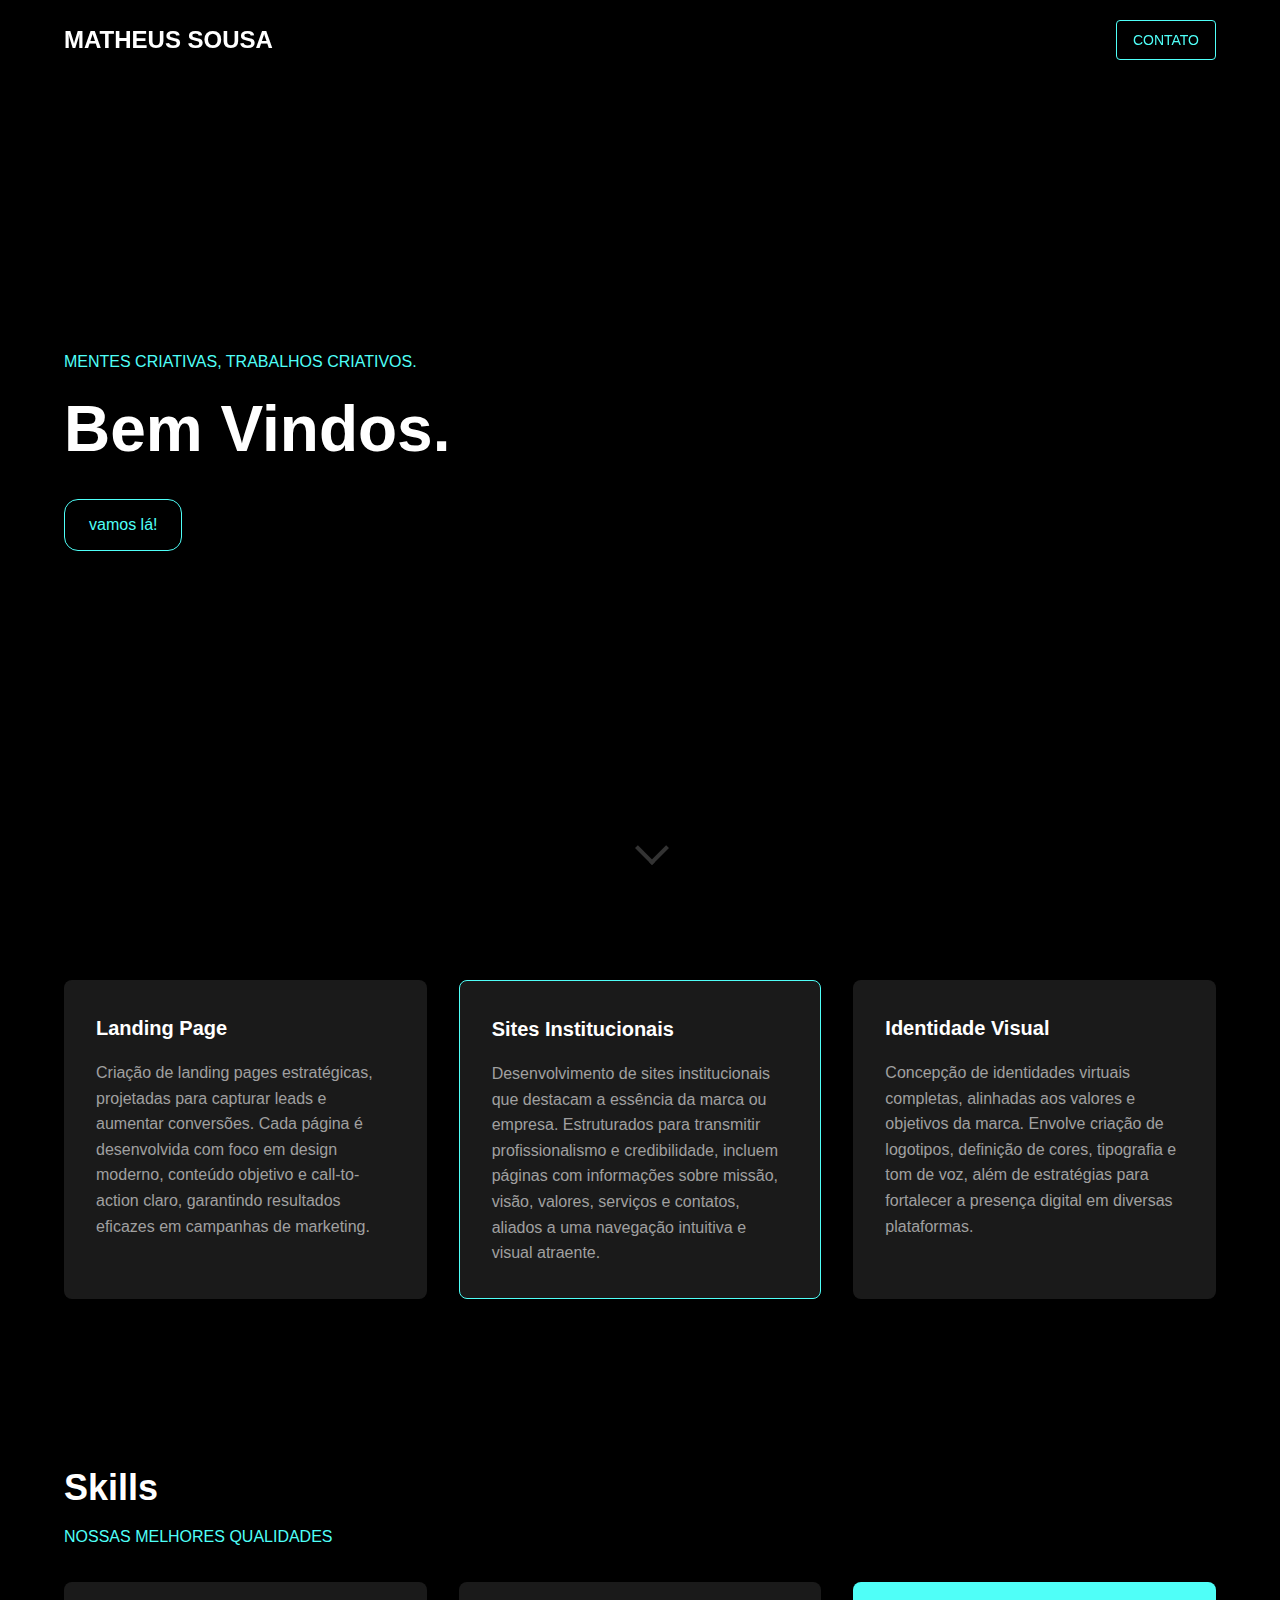
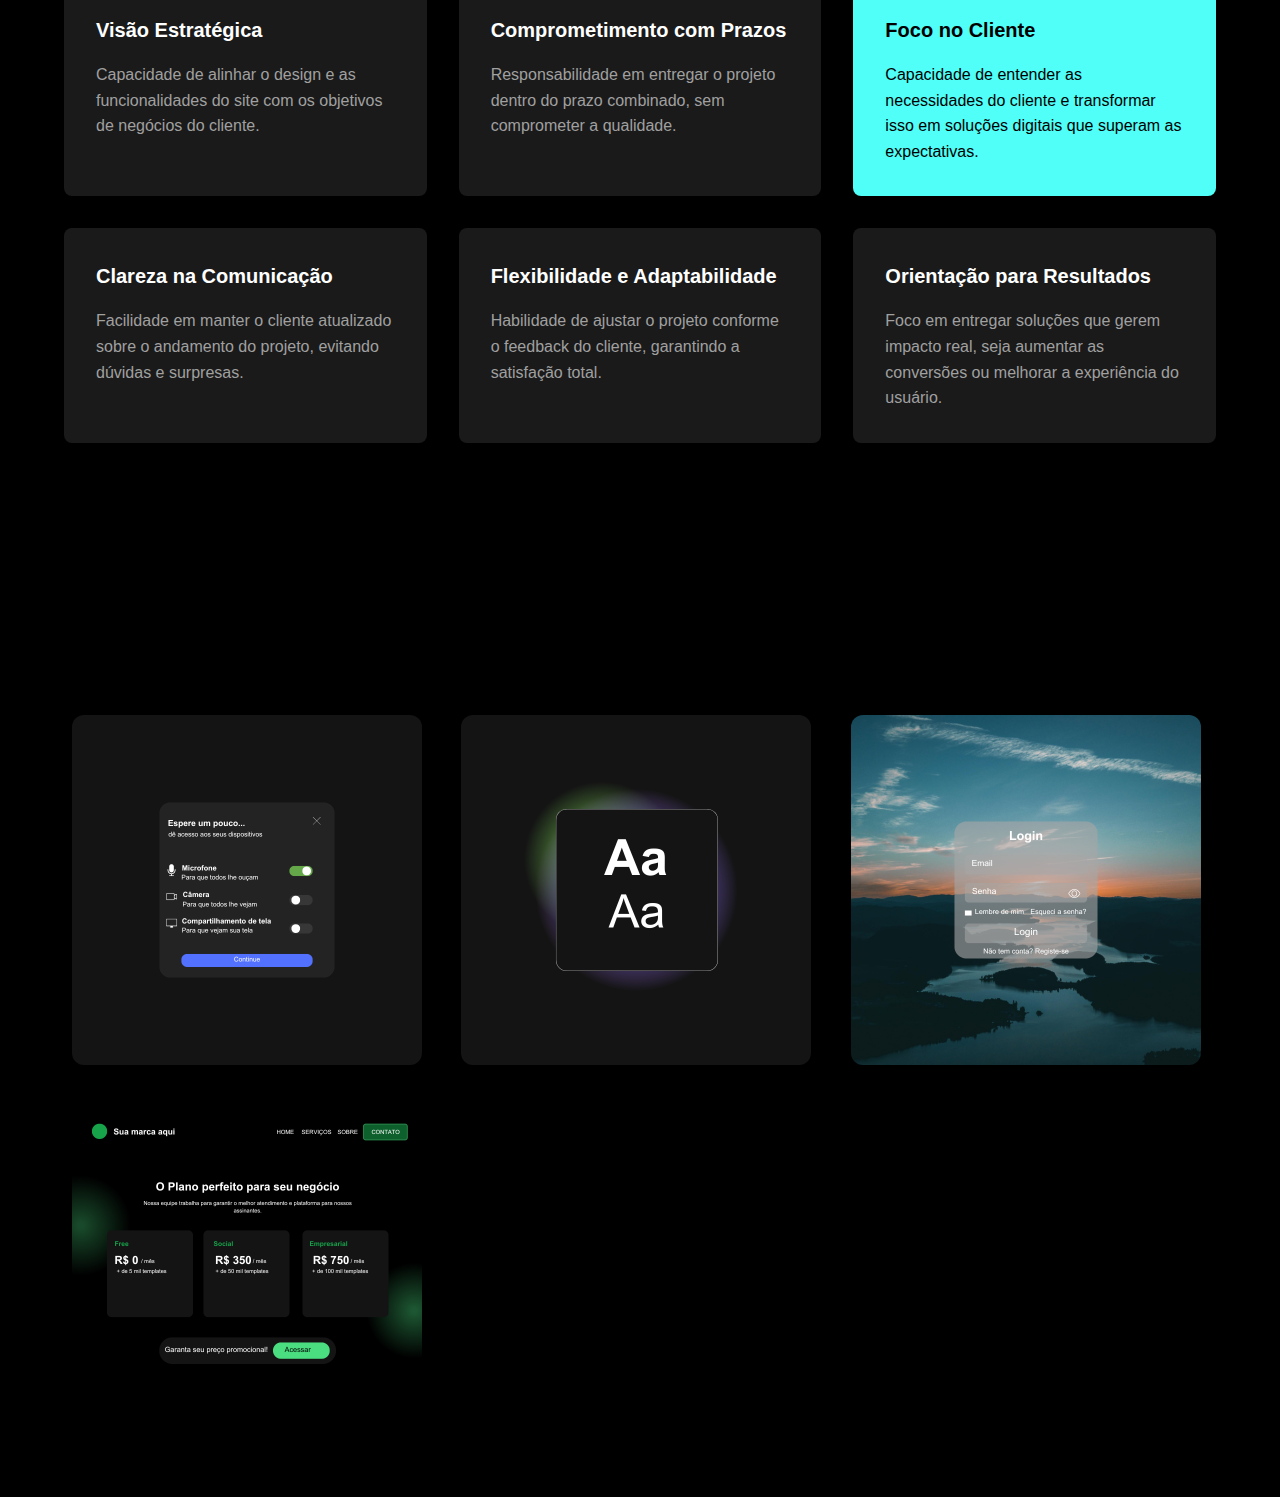
<file: index.html>
<!DOCTYPE html>
<html lang="pt-br">
<head>
    <meta charset="UTF-8">
    <meta name="viewport" content="width=device-width, initial-scale=1.0">
    <title>  Matheus Sousa</title>
    <link rel="stylesheet" href="styles.css">
   
</head>
<body>
    <header>
        <nav>
            <div class="container">
                <a href="index.html" class="logo">MATHEUS SOUSA</a>
                <ul class="nav-links">
                    
                    
                   
                    
                    <li><a href="https://w.app/0qfwxo" class="contact-btn">CONTATO</a></li>
                </ul>
                <button class="menu-toggle">
                    <i data-lucide="menu"></i>
                </button>
            </div>
        </nav>
        
    </header>

    <main>
        <section class="hero">
            <div class="container">
                <div class="hero-content">
                    <p class="subtitle">MENTES CRIATIVAS, TRABALHOS CRIATIVOS.</p>
                    <h1>Bem Vindos.</h1>
                    <a href="https://docs.google.com/forms/d/e/1FAIpQLScDBNIU3rLznEGn0-uMKtgc4b3qFRiCr44Dn8Ae06d1cqFE1Q/viewform?usp=sharing" class="cta-btn">vamos lá!</a>
                </div>
                
            </div>
        </section>

        <div class="scroll-indicator">
            <div class="arrow"></div>
        </div>

        
        <section class="features">
            <div class="container">
                <div class="feature-card">
                    <i data-lucide="plane"></i>
                    <h3>Landing Page</h3>
                    <p>Criação de landing pages estratégicas, projetadas para capturar leads e aumentar conversões. Cada página é desenvolvida com foco em design moderno, conteúdo objetivo e call-to-action claro, garantindo resultados eficazes em campanhas de marketing.</p>
                </div>
                <div class="feature-card active">
                    <i data-lucide="brain"></i>
                    <h3>Sites Institucionais</h3>
                    <p>Desenvolvimento de sites institucionais que destacam a essência da marca ou empresa. Estruturados para transmitir profissionalismo e credibilidade, incluem páginas com informações sobre missão, visão, valores, serviços e contatos, aliados a uma navegação intuitiva e visual atraente.

                    </p>
                </div>
                <div class="feature-card">
                    <i data-lucide="lightbulb"></i>
                    <h3>Identidade Visual</h3>
                    <p>Concepção de identidades virtuais completas, alinhadas aos valores e objetivos da marca. Envolve criação de logotipos, definição de cores, tipografia e tom de voz, além de estratégias para fortalecer a presença digital em diversas plataformas.






                    </p>
                </div>
            </div>
        </section>

        <section class="services">
            <div class="container">
                <h2>Skills
                </h2>
                <p class="subtitle">NOSSAS MELHORES QUALIDADES</p>
                <div class="services-grid">
                    <div class="service-card">
                        <i data-lucide="bar-chart"></i>
                        <h3>Visão Estratégica</h3>
                        <p>Capacidade de alinhar o design e as funcionalidades do site com os objetivos de negócios do cliente.</p>
                    </div>
                    <div class="service-card">
                        <i data-lucide="pen-tool"></i>
                        <h3>Comprometimento com Prazos</h3>
                        <p>Responsabilidade em entregar o projeto dentro do prazo combinado, sem comprometer a qualidade.</p>
                    </div>
                    <div class="service-card active">
                        <i data-lucide="users"></i>
                        <h3>Foco no Cliente</h3>
                        <p>Capacidade de entender as necessidades do cliente e transformar isso em soluções digitais que superam as expectativas.</p>
                    </div>
                    <div class="service-card">
                        <i data-lucide="globe"></i>
                        <h3>Clareza na Comunicação</h3>
                        <p>Facilidade em manter o cliente atualizado sobre o andamento do projeto, evitando dúvidas e surpresas.</p>
                    </div>
                    <div class="service-card">
                        <i data-lucide="bookmark"></i>
                        <h3>Flexibilidade e Adaptabilidade</h3>
                        <p>Habilidade de ajustar o projeto conforme o feedback do cliente, garantindo a satisfação total.</p>
                    </div>
                    <div class="service-card">
                        <i data-lucide="pie-chart"></i>
                        <h3>Orientação para Resultados</h3>
                        <p>Foco em entregar soluções que gerem impacto real, seja aumentar as conversões ou melhorar a experiência do usuário.</p>
                    </div>
                </div>
            </div>
        </section>
    </main>

        <div class="projetos">
           
        </div>
        
    <section class="projects">
        <a href="botões/index.html" class="project">
            <img src="imagens/botoes.png" alt="Projeto 1">
            <div class="project-info">
                <h3>Botões</h3>
                <p>Clique para ver mais detalhes sobre este trabalho incrível.</p>
                <div class="tags">
                    <span class="tag">Html</span>
                    <span class="tag">Css</span>
                    <span class="tag">JavaScript</span>
                </div>
            </div>
        </a>
        <a href="cards/index.html" class="project">
            <img src="imagens/card.png">
            <div class="project-info">
                <h3>Cards</h3>
                <p>Clique para ver mais detalhes sobre este trabalho incrível.</p>
                <div class="tags">
                    <span class="tag">Html</span>
                    <span class="tag">Css</span>
                    <span class="tag">JavaScript</span>
                </div>
            </div>
        </a>
        <a href="login/index.html" class="project">
            <img src="imagens/login.png" alt="Projeto 3">
            <div class="project-info">
                <h3>Login</h3>
                <p>Clique para ver mais detalhes sobre este trabalho incrível.</p>
                <div class="tags">
                    <span class="tag">Html</span>
                    <span class="tag">Css</span>
                    <span class="tag">JavaScript</span>
                </div>
            </div>
        </a>
        <a href="preços/index.html" class="project">
            <img src="imagens/preços.png" alt="Projeto 4">
            <div class="project-info">
                <h3>Preços</h3>
                <p>Clique para ver mais detalhes sobre este trabalho incrível.</p>
                <div class="tags">
                    <span class="tag">Html</span>
                    <span class="tag">Css</span>
                    <span class="tag">JavaScript</span>
                </div>
            </div>
        </a>
        <a href="landingpage/index.html" class="project">
          <img src="imagens/landingpage.png" alt="Projeto 4">
          <div class="project-info">
              <h3>Landingpage</h3>
              <p>Clique para ver mais detalhes sobre este trabalho incrível.</p>
              <div class="tags">
                <span class="tag">Html</span>
                <span class="tag">Css</span>
                <span class="tag">JavaScript</span>
              </div>
          </div>
      </a>
      <a href="institucional/index.html" class="project">
        <img src="imagens/institucional.png" alt="Projeto 4">
        <div class="project-info">
            <h3>Institucional</h3>
            <p>Clique para ver mais detalhes sobre este trabalho incrível.</p>
            <div class="tags">
                <span class="tag">Html</span>
                    <span class="tag">Css</span>
                    <span class="tag">JavaScript</span>
            </div>
        </div>
    </a>
    </section>

    <script src="script.js"></script>
</body>
</html>
</file>
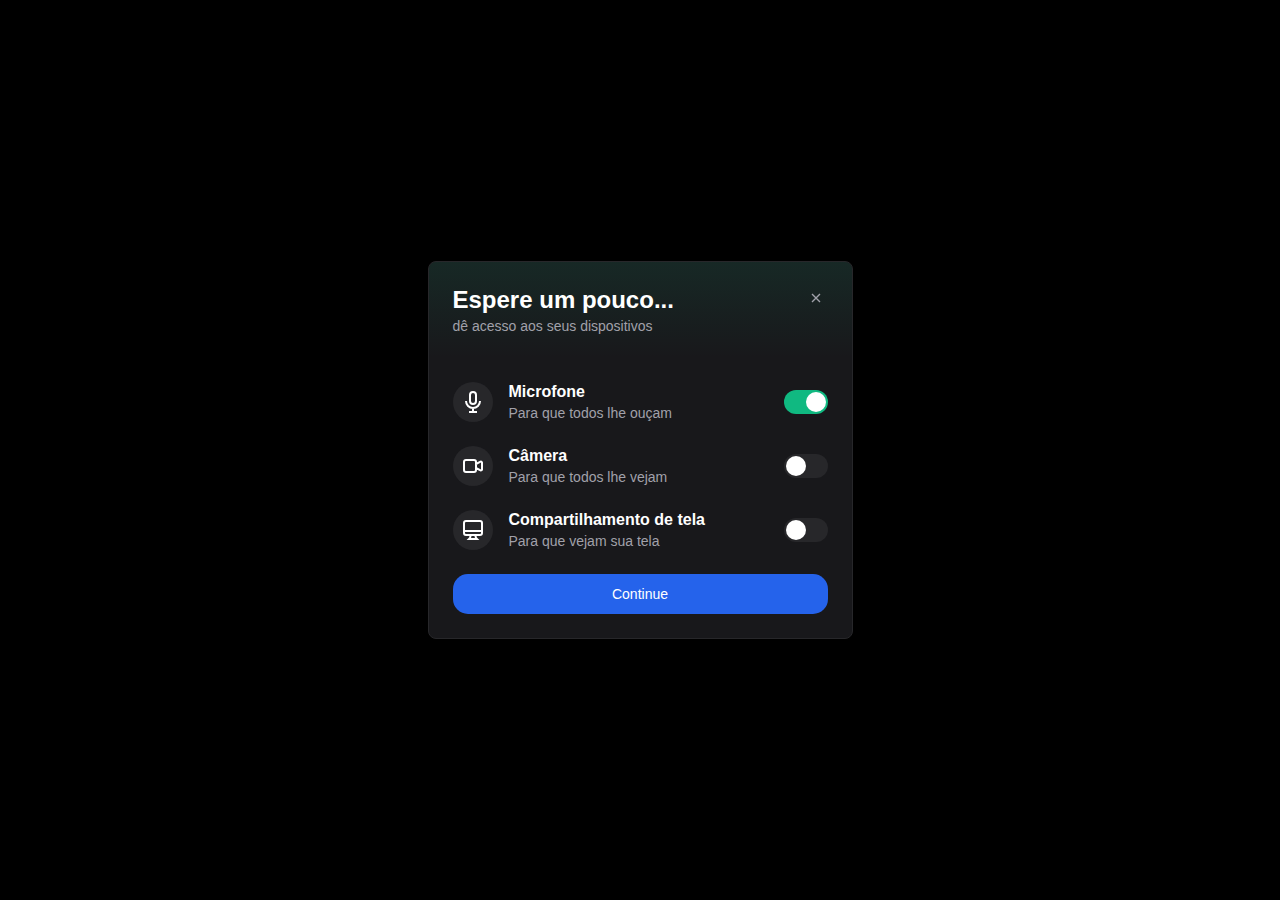
<file: botões/index.html>
<!DOCTYPE html>
<html lang="pt-BR">
<head>
    <meta charset="UTF-8">
    <meta name="viewport" content="width=device-width, initial-scale=1.0">
    <title>Botões</title>
    <style>
        * {
            margin: 0;
            padding: 0;
            box-sizing: border-box;
            font-family: -apple-system, BlinkMacSystemFont, "Segoe UI", Roboto, sans-serif;
        }

        body {
            background-color: black;
            min-height: 100vh;
            display: flex;
            align-items: center;
            justify-content: center;
        }

        .dialog {
            background-color: rgb(24, 24, 27);
            border-radius: 8px;
            width: 90%;
            max-width: 425px;
            position: relative;
            border: 1px solid rgb(39, 39, 42);
            overflow: hidden;
        }

        .dialog-header {
            background: linear-gradient(to bottom, rgba(16, 185, 129, 0.1), transparent);
            padding: 24px;
            position: relative;
        }

        .close-button {
            position: absolute;
            right: 24px;
            top: 24px;
            background: none;
            border: none;
            color: rgb(161, 161, 170);
            cursor: pointer;
            padding: 4px;
            border-radius: 4px;
        }

        .close-button:hover {
            color: white;
            background-color: rgba(255, 255, 255, 0.1);
        }

        .dialog-title {
            color: white;
            font-size: 24px;
            margin-bottom: 4px;
        }

        .dialog-subtitle {
            color: rgb(161, 161, 170);
            font-size: 14px;
        }

        .dialog-content {
            padding: 24px;
        }

        .permission-item {
            display: flex;
            align-items: center;
            justify-content: space-between;
            margin-bottom: 24px;
        }

        .permission-info {
            display: flex;
            align-items: center;
            gap: 16px;
        }

        .icon-wrapper {
            background-color: rgb(39, 39, 42);
            padding: 8px;
            border-radius: 50%;
            width: 40px;
            height: 40px;
            display: flex;
            align-items: center;
            justify-content: center;
        }

        .icon-wrapper svg {
            width: 24px;
            height: 24px;
            color: white;
        }

        .permission-text h3 {
            color: white;
            font-size: 16px;
            margin-bottom: 4px;
        }

        .permission-text p {
            color: rgb(161, 161, 170);
            font-size: 14px;
        }

        .switch {
            position: relative;
            display: inline-block;
            width: 44px;
            height: 24px;
        }

        .switch input {
            opacity: 0;
            width: 0;
            height: 0;
        }

        .slider {
            position: absolute;
            cursor: pointer;
            top: 0;
            left: 0;
            right: 0;
            bottom: 0;
            background-color: rgb(39, 39, 42);
            transition: .4s;
            border-radius: 34px;
        }

        .slider:before {
            position: absolute;
            content: "";
            height: 20px;
            width: 20px;
            left: 2px;
            bottom: 2px;
            background-color: white;
            transition: .4s;
            border-radius: 50%;
        }

        input:checked + .slider {
            background-color: rgb(16, 185, 129);
        }

        input:checked + .slider:before {
            transform: translateX(20px);
        }

        .continue-button {
            background-color: rgb(37, 99, 235);
            color: white;
            border: none;
            padding: 12px;
            width: 100%;
            border-radius: 15px;
            font-size: 14px;
            font-weight: 500;
            cursor: pointer;
            transition: background-color 0.2s;
        }

        .continue-button:hover {
            background-color: rgb(29, 78, 216);
        }
    </style>
</head>
<body>
    <div class="dialog">
        <div class="dialog-header">
            <button class="close-button" onclick="closeDialog()">
                <svg width="16" height="16" viewBox="0 0 24 24" fill="none" stroke="currentColor" stroke-width="2">
                    <path d="M18 6L6 18M6 6l12 12"/>
                </svg>
            </button>
            <h2 class="dialog-title">Espere um pouco...</h2>
            <p class="dialog-subtitle">dê acesso aos seus dispositivos</p>
        </div>
        <div class="dialog-content">
            <div class="permission-item">
                <div class="permission-info">
                    <div class="icon-wrapper">
                        <svg viewBox="0 0 24 24" fill="none" stroke="currentColor" stroke-width="2">
                            <path d="M19 11a7 7 0 01-7 7m0 0a7 7 0 01-7-7m7 7v4m0 0H8m4 0h4m-4-8a3 3 0 01-3-3V5a3 3 0 116 0v6a3 3 0 01-3 3z"/>
                        </svg>
                    </div>
                    <div class="permission-text">
                        <h3>Microfone</h3>
                        <p>Para que todos lhe ouçam</p>
                    </div>
                </div>
                <label class="switch">
                    <input type="checkbox" checked onchange="updatePermission('microphone', this.checked)">
                    <span class="slider"></span>
                </label>
            </div>

            <div class="permission-item">
                <div class="permission-info">
                    <div class="icon-wrapper">
                        <svg viewBox="0 0 24 24" fill="none" stroke="currentColor" stroke-width="2">
                            <path d="M15 10l4.553-2.276A1 1 0 0121 8.618v6.764a1 1 0 01-1.447.894L15 14M5 18h8a2 2 0 002-2V8a2 2 0 00-2-2H5a2 2 0 00-2 2v8a2 2 0 002 2z"/>
                        </svg>
                    </div>
                    <div class="permission-text">
                        <h3>Câmera</h3>
                        <p>Para que todos lhe vejam</p>
                    </div>
                </div>
                <label class="switch">
                    <input type="checkbox" onchange="updatePermission('camera', this.checked)">
                    <span class="slider"></span>
                </label>
            </div>

            <div class="permission-item">
                <div class="permission-info">
                    <div class="icon-wrapper">
                        <svg viewBox="0 0 24 24" fill="none" stroke="currentColor" stroke-width="2">
                            <path d="M9.75 17L9 20l-1 1h8l-1-1-.75-3M3 13h18M5 17h14a2 2 0 002-2V5a2 2 0 00-2-2H5a2 2 0 00-2 2v10a2 2 0 002 2z"/>
                        </svg>
                    </div>
                    <div class="permission-text">
                        <h3>Compartilhamento de tela</h3>
                        <p>Para que vejam sua tela</p>
                    </div>
                </div>
                <label class="switch">
                    <input type="checkbox" onchange="updatePermission('screen', this.checked)">
                    <span class="slider"></span>
                </label>
            </div>

            <button class="continue-button" onclick="continueAction()">Continue</button>
        </div>
    </div>

    <script>
        const permissions = {
            microphone: true,
            camera: false,
            screen: false
        };

        function updatePermission(type, value) {
            permissions[type] = value;
            console.log('Permissions updated:', permissions);
        }

        function closeDialog() {
            const dialog = document.querySelector('.dialog');
            dialog.style.opacity = '0';
            dialog.style.transform = 'scale(0.95)';
            setTimeout(() => {
                dialog.style.display = 'none';
            }, 200);
        }

        function continueAction() {
            console.log('Continuing with permissions:', permissions);
            closeDialog();
        }
    </script>
</body>
</html>
</file>
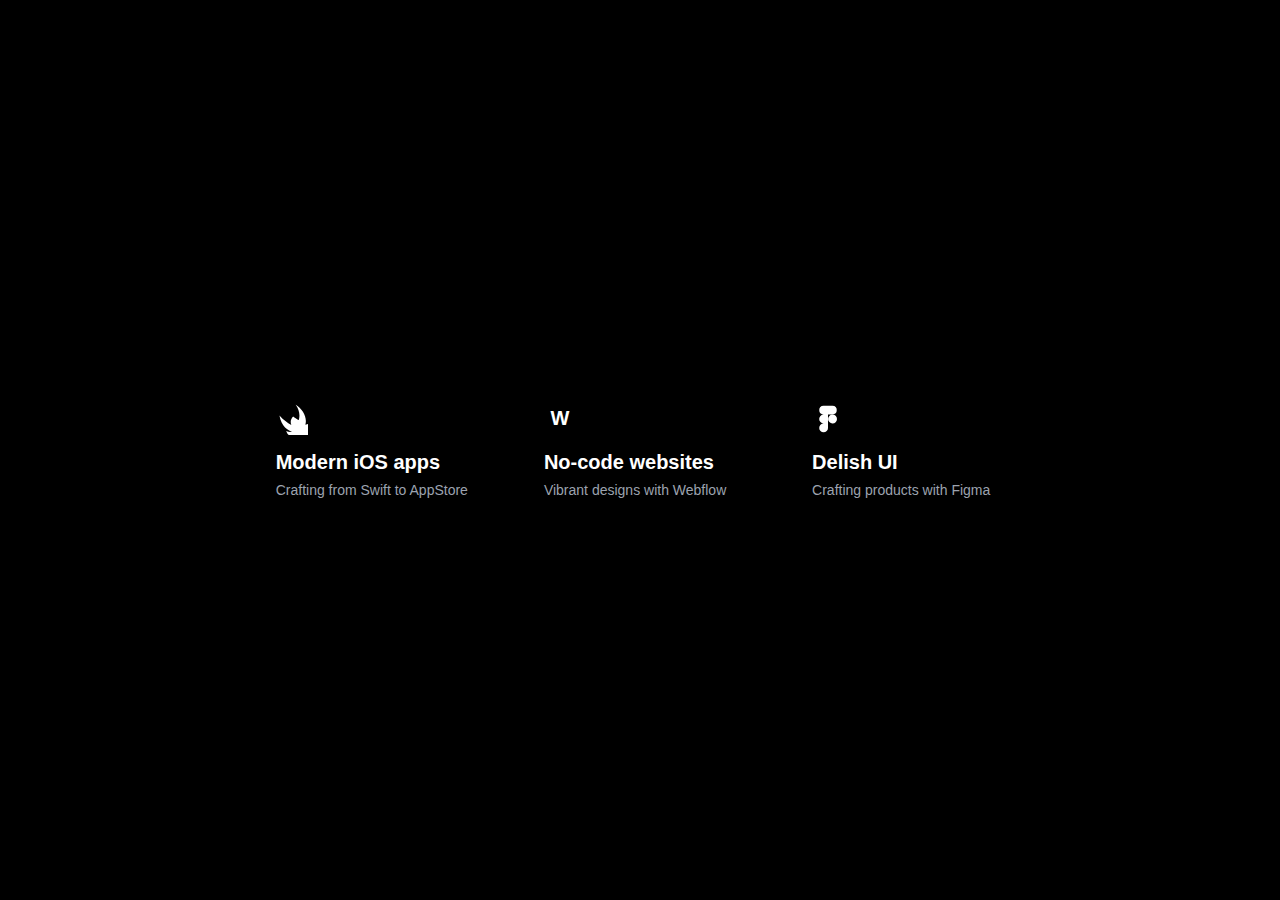
<file: cards/index.html>
<!DOCTYPE html>
<html lang="en">
<head>
    <meta charset="UTF-8">
    <meta name="viewport" content="width=device-width, initial-scale=1.0">
    <title>Glowing Cards</title>
    <link rel="stylesheet" href="styles.css">
</head>
<body>
    <div class="container">
        <!-- Swift Card -->
        <div class="card">
            <div class="glow orange-glow"></div>
            <div class="card-content">
                <svg class="icon" viewBox="0 0 24 24" width="24" height="24">
                    <path fill="currentColor" d="M21.984 16.348c.056-.112.056-.224.112-.336 1.346-5.272-1.851-11.44-7.347-14.693 2.412 3.253 3.365 7.122 2.524 10.599-.056.28-.168.617-.28.897a4.927 4.927 0 0 1-.558-.279c-.279-.168-3.14-2.02-3.14-2.02s-.447-.28-.447-.336c-1.851 1.961-2.244 4.14-1.346 6.384-3.14-1.85-5.719-3.533-8.915-7.122 1.291 8.299 6.832 11.44 9.362 12.113-.336.112-.728.224-1.119.224-1.007 0-2.188-.28-3.197-.784.784 2.636 3.533 4.81 6.328 4.81-2.188 1.682-5.272 2.188-7.571 2.188h-.784c2.915 1.791 6.216 2.748 9.586 2.748 10.43 0 16.092-8.299 15.813-16.651v-.112z"/>
                </svg>
                <h3>Modern iOS apps</h3>
                <p>Crafting from Swift to AppStore</p>
            </div>
        </div>

        <!-- Webflow Card -->
        <div class="card">
            <div class="glow purple-glow"></div>
            <div class="card-content">
                <div class="icon">W</div>
                <h3>No-code websites</h3>
                <p>Vibrant designs with Webflow</p>
            </div>
        </div>

        <!-- Figma Card -->
        <div class="card">
            <div class="glow cyan-glow"></div>
            <div class="card-content">
                <svg class="icon" viewBox="0 0 24 24" width="24" height="24">
                    <path fill="currentColor" d="M15.332 8.668a3.333 3.333 0 0 0 0-6.663H8.668a3.333 3.333 0 0 0 0 6.663 3.333 3.333 0 0 0 0 6.665 3.333 3.333 0 0 0 0 6.664A3.334 3.334 0 0 0 12 18.664V8.668h3.332z"/>
                    <path fill="currentColor" d="M15.332 15.332a3.333 3.333 0 1 0 0-6.664 3.333 3.333 0 0 0 0 6.664z"/>
                </svg>
                <h3>Delish UI</h3>
                <p>Crafting products with Figma</p>
            </div>
        </div>
    </div>
</body>
</html>
</file>
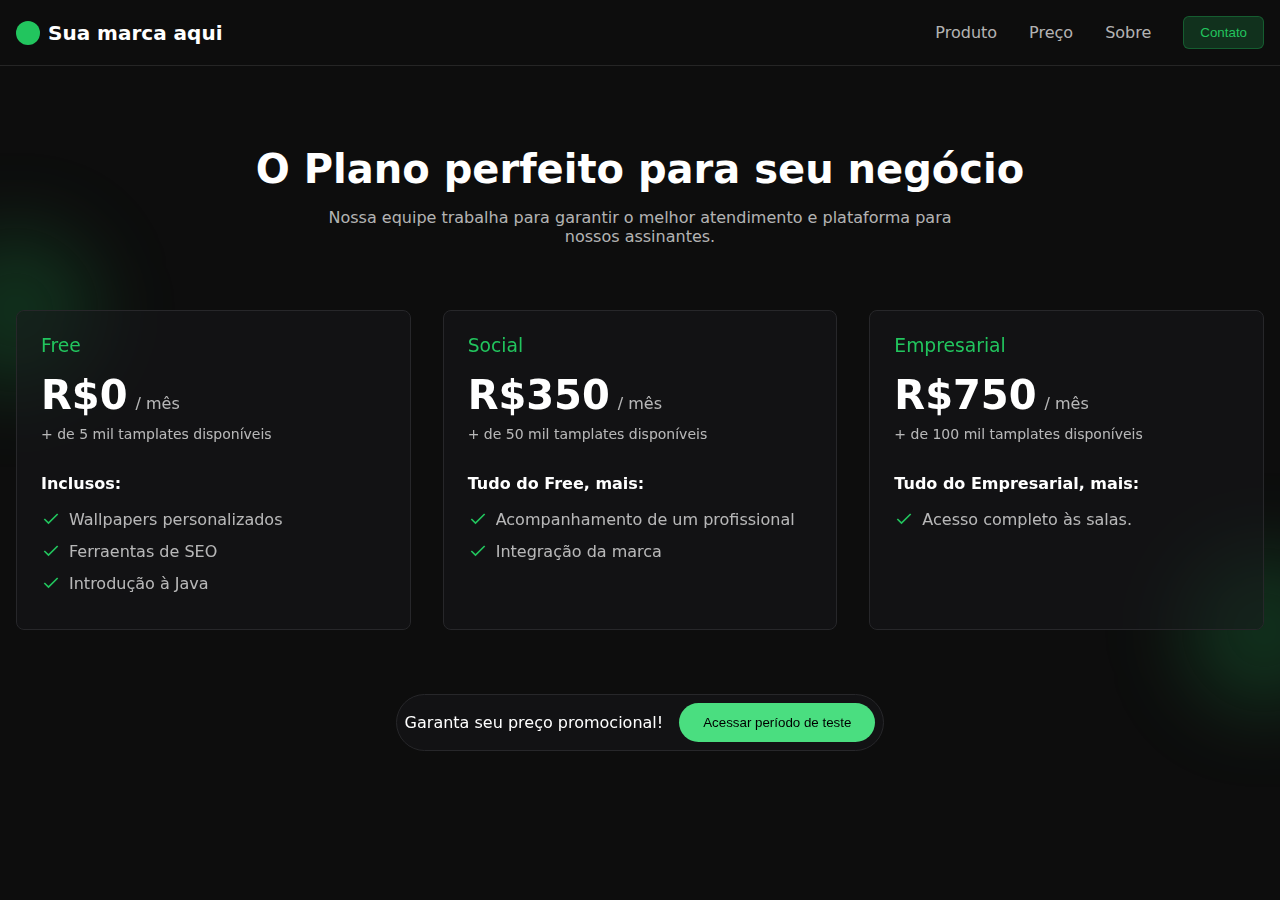
<file: preços/index.html>
<!DOCTYPE html>
<html lang="pt-br">
<head>
    <meta charset="UTF-8">
    <meta name="viewport" content="width=device-width, initial-scale=1.0">
    <title>Pricing Page</title>
    <link rel="stylesheet" href="styles.css">
</head>
<body>
    <nav>
        <div class="nav-container">
            <div class="logo">
                <div class="logo-circle"></div>
                <span>Sua marca aqui</span>
            </div>
            <div class="nav-links">
                <a href="#">Produto</a>
                <a href="#">Preço</a>
                <a href="#">Sobre</a>
                <button class="contact-btn">Contato</button>
            </div>
        </div>
    </nav>

    <main>
        <div class="header">
            <h1>O Plano perfeito para seu negócio</h1>
            <p>Nossa equipe trabalha para garantir o melhor atendimento e plataforma para nossos assinantes.</p>
        </div>

        <div class="pricing-cards">
            <div class="blur-circle top-left"></div>
            <div class="blur-circle bottom-right"></div>

            <div class="card">
                <div class="card-content">
                    <div class="card-header">
                        <h3 class="green-text">Free</h3>
                        <div class="price">
                            <span class="amount">R$0</span>
                            <span class="period">/ mês</span>
                        </div>
                        <div class="limit">+ de 5 mil tamplates disponíveis</div>
                    </div>
                    <div class="features">
                        <h4>Inclusos:</h4>
                        <ul>
                            <li>
                                <svg class="check-icon" viewBox="0 0 24 24" fill="none" stroke="currentColor" stroke-width="2">
                                    <polyline points="20 6 9 17 4 12"></polyline>
                                </svg>
                                Wallpapers personalizados
                            </li>
                            <li>
                                <svg class="check-icon" viewBox="0 0 24 24" fill="none" stroke="currentColor" stroke-width="2">
                                    <polyline points="20 6 9 17 4 12"></polyline>
                                </svg>
                                Ferraentas de SEO
                            </li>
                            <li>
                                <svg class="check-icon" viewBox="0 0 24 24" fill="none" stroke="currentColor" stroke-width="2">
                                    <polyline points="20 6 9 17 4 12"></polyline>
                                </svg>
                                Introdução à Java
                            </li>
                        </ul>
                    </div>
                </div>
            </div>

            <div class="card">
                <div class="card-content">
                    <div class="card-header">
                        <h3 class="green-text">Social</h3>
                        <div class="price">
                            <span class="amount">R$350</span>
                            <span class="period">/ mês</span>
                        </div>
                        <div class="limit">+ de 50 mil tamplates disponíveis</div>
                    </div>
                    <div class="features">
                        <h4>Tudo do Free, mais:</h4>
                        <ul>
                            <li>
                                <svg class="check-icon" viewBox="0 0 24 24" fill="none" stroke="currentColor" stroke-width="2">
                                    <polyline points="20 6 9 17 4 12"></polyline>
                                </svg>
                                Acompanhamento de um profissional 
                            </li>
                            <li>
                                <svg class="check-icon" viewBox="0 0 24 24" fill="none" stroke="currentColor" stroke-width="2">
                                    <polyline points="20 6 9 17 4 12"></polyline>
                                </svg>
                                Integração da marca
                            </li>
                        </ul>
                    </div>
                    
                </div>
            </div>

            <div class="card">
                <div class="card-content">
                    <div class="card-header">
                        <h3 class="green-text">Empresarial</h3>
                        <div class="price">
                            <span class="amount">R$750</span>
                            <span class="period">/ mês</span>
                        </div>
                        <div class="limit">+ de 100 mil tamplates disponíveis</div>
                    </div>
                    <div class="features">
                        <h4>Tudo do Empresarial, mais:</h4>
                        <ul>
                            <li>
                                <svg class="check-icon" viewBox="0 0 24 24" fill="none" stroke="currentColor" stroke-width="2">
                                    <polyline points="20 6 9 17 4 12"></polyline>
                                </svg>
                                Acesso completo às salas.
                            </li>
                        </ul>
                    </div>
                </div>
            </div>
        </div>

        <div class="cta">
            <div class="cta-container">
                <span>Garanta seu preço promocional!</span>
                <button class="demo-btn">Acessar período de teste</button>
            </div>
        </div>
    </main>
    <link rel="stylesheet" href="scripts.js
">
</body>
</html>
</file>
<file: cards/styles.css>
* {
  margin: 0;
  padding: 0;
  box-sizing: border-box;
}

body {
  min-height: 100vh;
  background-color: black;
  display: flex;
  align-items: center;
  justify-content: center;
  font-family: -apple-system, BlinkMacSystemFont, 'Segoe UI', Roboto, Oxygen, Ubuntu, Cantarell, sans-serif;
}

.container {
  display: grid;
  grid-template-columns: repeat(3, 1fr);
  gap: 1.5rem;
  max-width: 1200px;
  padding: 2rem;
}

.card {
  position: relative;
  background-color: black;
  border-radius: 0.5rem;
  cursor: pointer;
  transition: transform 0.3s ease;
}

.card:hover {
  transform: scale(1.05);
}

.glow {
  position: absolute;
  inset: 0;
  border-radius: 0.5rem;
  opacity: 0;
  transition: opacity 0.3s ease;
  filter: blur(20px);
}

.card:hover .glow {
  opacity: 1;
}

.orange-glow {
  background: linear-gradient(135deg, #ff8a00, #e52e71, #a742ea);
}

.purple-glow {
  background: #a742ea;
}

.cyan-glow {
  background: #22d3ee;
}

.card-content {
  position: relative;
  background-color: black;
  margin: 2px;
  border-radius: 0.5rem;
  padding: 1.5rem;
  z-index: 1;
}

.icon {
  width: 2rem;
  height: 2rem;
  color: white;
  margin-bottom: 1rem;
  display: flex;
  align-items: center;
  justify-content: center;
  font-weight: bold;
  font-size: 1.25rem;
}

h3 {
  color: white;
  font-size: 1.25rem;
  font-weight: 600;
  margin-bottom: 0.5rem;
}

p {
  color: #9ca3af;
  font-size: 0.875rem;
}

/* Responsive Design */
@media (max-width: 768px) {
  .container {
      grid-template-columns: 1fr;
      max-width: 400px;
  }
}
</file>
<file: preços/styles.css>
:root {
  --green-500: #22c55e;
  --green-600: #16a34a;
  --green-400: #4ade80;
}

* {
  margin: 0;
  padding: 0;
  box-sizing: border-box;
}

body {
  font-family: system-ui, -apple-system, sans-serif;
  background-color: rgba(0, 0, 0, 0.95);
  color: white;
  min-height: 100vh;
}

/* Navigation */
nav {
  border-bottom: 1px solid rgba(255, 255, 255, 0.1);
}

.nav-container {
  max-width: 1280px;
  margin: 0 auto;
  padding: 1rem;
  display: flex;
  justify-content: space-between;
  align-items: center;
}

.logo {
  display: flex;
  align-items: center;
  gap: 0.5rem;
}

.logo-circle {
  width: 1.5rem;
  height: 1.5rem;
  background-color: var(--green-500);
  border-radius: 50%;
}

.logo span {
  font-weight: 600;
  font-size: 1.25rem;
}

.nav-links {
  display: flex;
  align-items: center;
  gap: 2rem;
}

.nav-links a {
  color: rgba(255, 255, 255, 0.7);
  text-decoration: none;
  transition: color 0.2s;
}

.nav-links a:hover {
  color: white;
}

.contact-btn {
  background-color: rgba(34, 197, 94, 0.2);
  color: var(--green-500);
  border: 1px solid rgba(34, 197, 94, 0.3);
  padding: 0.5rem 1rem;
  border-radius: 0.375rem;
  cursor: pointer;
  transition: background-color 0.2s;
}

.contact-btn:hover {
  background-color: rgba(34, 197, 94, 0.3);
}

/* Main Content */
main {
  max-width: 1280px;
  margin: 0 auto;
  padding: 5rem 1rem;
}

.header {
  text-align: center;
  margin-bottom: 4rem;
}

.header h1 {
  font-size: 2.5rem;
  margin-bottom: 1rem;
}

.header p {
  color: rgba(255, 255, 255, 0.7);
  max-width: 42rem;
  margin: 0 auto;
}

/* Pricing Cards */
.pricing-cards {
  display: grid;
  grid-template-columns: repeat(auto-fit, minmax(300px, 1fr));
  gap: 2rem;
  margin-bottom: 4rem;
  position: relative;
}

.blur-circle {
  position: absolute;
  width: 10rem;
  height: 10rem;
  background-color: rgba(34, 197, 94, 0.2);
  border-radius: 50%;
  filter: blur(40px);
}

.blur-circle.top-left {
  top: -5rem;
  left: -5rem;
}

.blur-circle.bottom-right {
  bottom: -5rem;
  right: -5rem;
}

.card {
  background-color: rgba(24, 24, 27, 0.5);
  border: 1px solid rgba(39, 39, 42, 1);
  border-radius: 0.5rem;
  backdrop-filter: blur(10px);
}

.card-content {
  padding: 1.5rem;
}

.card-header {
  margin-bottom: 2rem;
}

.green-text {
  color: var(--green-500);
  font-weight: 500;
  margin-bottom: 1rem;
}

.price {
  display: flex;
  align-items: baseline;
}

.amount {
  font-size: 2.5rem;
  font-weight: bold;
}

.period {
  color: rgba(255, 255, 255, 0.7);
  margin-left: 0.5rem;
}

.limit {
  font-size: 0.875rem;
  color: rgba(255, 255, 255, 0.7);
  margin-top: 0.5rem;
}

.features h4 {
  margin-bottom: 1rem;
}

.features ul {
  list-style: none;
  space: 0.75rem;
}

.features li {
  display: flex;
  align-items: center;
  gap: 0.5rem;
  color: rgba(255, 255, 255, 0.7);
  margin-bottom: 0.75rem;
}

.check-icon {
  width: 1.25rem;
  height: 1.25rem;
  stroke: var(--green-500);
}

.recommended-btn {
  width: 100%;
  background-color: var(--green-500);
  color: white;
  border: none;
  padding: 0.75rem;
  border-radius: 30px;
  margin-top: 1.5rem;
  cursor: pointer;
  transition: background-color 0.2s;
  
}

.recommended-btn:hover {
  background-color: var(--green-600);
}

/* CTA Section */
.cta {
  text-align: center;
}

.cta-container {
  display: inline-flex;
  align-items: center;
  gap: 1rem;
  background-color: rgba(24, 24, 27, 0.5);
  backdrop-filter: blur(10px);
  padding: 0.5rem;
  border-radius: 9999px;
  border: 1px solid rgba(39, 39, 42, 1);
}

.demo-btn {
  background-color: var(--green-400);
  color: black;
  border: none;
  padding: 0.75rem 1.5rem;
  border-radius: 9999px;
  cursor: pointer;
  transition: background-color 0.2s;
}

.demo-btn:hover {
  background-color: var(--green-500);
}

/* Responsive Design */
@media (max-width: 768px) {
  .nav-links {
      display: none;
  }
  
  .header h1 {
      font-size: 2rem;
  }
  
  .cta-container {
      flex-direction: column;
      border-radius: 0.5rem;
      padding: 1rem;
  }
}
</file>
<file: styles.css>
/* Reset and base styles */
* {
  margin: 0;
  padding: 0;
  box-sizing: border-box;
}

body {
  font-family: Arial, sans-serif;
  line-height: 1.6;
  color: #ffffff;
  background-color: #000000;
}

.container {
  width: 90%;
  max-width: 1200px;
  margin: 0 auto;
}

/* Header and Navigation */
header {
  position: fixed;
  top: 0;
  left: 0;
  width: 100%;
  z-index: 1000;
  background-color: rgba(0, 0, 0, 0.8);
  backdrop-filter: blur(10px);
}

nav {
  height: 80px;
  display: flex;
  align-items: center;
}

nav .container {
  display: flex;
  justify-content: space-between;
  align-items: center;
}

.logo {
  font-size: 24px;
  font-weight: bold;
  color: #ffffff;
  text-decoration: none;
}

.nav-links {
  display: flex;
  list-style: none;
}

.nav-links li {
  margin-left: 32px;
}

.nav-links a {
  color: #a0a0a0;
  text-decoration: none;
  font-size: 14px;
  font-weight: 500;
  transition: color 0.3s ease;
}

.nav-links a:hover,
.nav-links a.active {
  color: #4FFFF8;
}

.contact-btn {
  border: 1px solid #4FFFF8;
  padding: 8px 16px;
  border-radius: 4px;
  color: #4FFFF8 !important;
}

.contact-btn:hover {
  background-color: #4FFFF8;
  color: #000000 !important;
}

.menu-toggle {
  display: none;
  background: none;
  border: none;
  color: #ffffff;
  font-size: 24px;
  cursor: pointer;
}

/* Hero Section */
.hero {
  min-height: 100vh;
  display: flex;
  align-items: center;
  position: relative;
  overflow: hidden;
}

.hero-content {
  max-width: 600px;
}

.subtitle {
  color: #4FFFF8;
  margin-bottom: 16px;
}

h1 {
  font-size: 64px;
  font-weight: bold;
  line-height: 1.2;
  margin-bottom: 32px;
}

.cta-btn {
  display: inline-block;
  padding: 12px 24px;
  background-color: transparent;
  border: 1px solid #4FFFF8;
  color: #4FFFF8;
  text-decoration: none;
  font-weight: 500;
  transition: all 0.3s ease;
  border-radius: 14px;
}

.cta-btn:hover {
  background-color: #4FFFF8;
  color: #000000;
}

.hero-image {
  position: absolute;
  right: 0;
  top: 0;
  width: 50%;
  height: 100%;
  overflow: hidden;
}

.hero-image img {
  width: 100%;
  height: 100%;
  object-fit: cover;
}

.hero-image::after {
  content: '';
  position: absolute;
  top: 0;
  left: 0;
  width: 100%;
  height: 100%;
  background: linear-gradient(to right, transparent, #4FFFF8);
  opacity: 0.2;
}

/* Features Section */
.features {
  padding: 80px 0;
}

.features .container {
  display: grid;
  grid-template-columns: repeat(3, 1fr);
  gap: 32px;
}

.feature-card {
  background-color: #1a1a1a;
  padding: 32px;
  border-radius: 8px;
  transition: all 0.3s ease;
}

.feature-card:hover {
  background-color: #2a2a2a;
}

.feature-card.active {
  border: 1px solid #4FFFF8;
}

.feature-card i {
  color: #4FFFF8;
  font-size: 32px;
  margin-bottom: 16px;
}

.feature-card h3 {
  font-size: 20px;
  margin-bottom: 16px;
}

.feature-card p {
  color: #a0a0a0;
}

/* Services Section */
.services {
  padding: 80px 0;
}

.services h2 {
  font-size: 36px;
  margin-bottom: 8px;
}

.services .subtitle {
  margin-bottom: 32px;
}

.services-grid {
  display: grid;
  grid-template-columns: repeat(3, 1fr);
  gap: 32px;
}

.service-card {
  background-color: #1a1a1a;
  padding: 32px;
  border-radius: 8px;
  transition: all 0.3s ease;
}

.service-card:hover {
  background-color: #2a2a2a;
}

.service-card.active {
  background-color: #4FFFF8;
  color: #000000;
}

.service-card i {
  font-size: 32px;
  margin-bottom: 16px;
  color: #4FFFF8;
}

.service-card.active i {
  color: #000000;
}

.service-card h3 {
  font-size: 20px;
  margin-bottom: 16px;
}

.service-card p {
  color: #a0a0a0;
}

.service-card.active p {
  color: #000000;
}

.projetos {
  margin-left: 25rem;
  margin-top: 10rem;
  margin-bottom: 3rem;
}









/* Posiciona o indicador na parte inferior */
.scroll-indicator {
  position: absolute;
  bottom: 20px;
  left: 50%;
  transform: translateX(-50%);
  text-align: center;
  color: #333; /* Escolha a cor que combina com o tema do site */
  font-family: Arial, sans-serif;
  font-size: 14px;
}

/* Estilo do texto */
.scroll-indicator span {
  display: block;
  margin-bottom: 5px;
  animation: fade 2s infinite; /* Texto piscando suavemente */
}

/* Estilo da seta */
.scroll-indicator .arrow {
  position: absolute;
    bottom: 20px;
    left: 50%;
  width: 24px;
  height: 24px;
  border-right: 4px solid #333;
  border-bottom: 4px solid #333;
  transform: rotate(45deg);
  animation: bounce 2s infinite;
  display: flex;
  align-items: center;
}

/* Animação da seta subindo e descendo */
@keyframes bounce {
  0%, 100% {
      transform: translateY(0) rotate(45deg);
  }
  50% {
      transform: translateY(10px) rotate(45deg);
  }
}

/* Animação do texto piscando */
@keyframes fade {
  0%, 100% {
      opacity: 1;
  }
  50% {
      opacity: 0.5;
  }
}


.projects {
  display: grid; /* Ativa o grid layout */
  grid-template-columns: repeat(3,1fr); /* Duas colunas com larguras iguais */
  grid-gap: 2rem; /* Espaçamento entre os itens */
  margin: 0 auto; /* Centraliza o grid na página */
  padding: 2rem; /* Espaçamento interno da seção */
  max-width: 1200px; /* Limita a largura máxima */
  justify-content: center; /* Centraliza o grid horizontalmente */
  align-items: start; /* Alinha os itens no topo verticalmente */
}

.project {
  position: relative;
  height: 400px;
  border-radius: 0.75rem;
  overflow: hidden;
  transition: transform 0.3s ease;
  text-decoration: none;
  color: inherit;
  display: block;
  width:  350px;
  height: 350px;
  max-width: 100%;
}

.project:hover {
  transform: scale(1.02);
}

.project img {
  width: 100%;
  height: auto
  object-fit cover;
  transition: transform 0.3s ease;
}

.project:hover img {
  transform: scale(1.1);
}

.project-info {
  position: absolute;
  bottom: 0;
  left: 0;
  right: 0;
  padding: 1.5rem;
  background: linear-gradient(to top, rgba(0,0,0,0.8), transparent);
  transform: translateY(100%);
  transition: transform 0.3s ease;
}

.project:hover .project-info {
  transform: translateY(0);
}

.project h3 {
  font-size: 1.5rem;
  margin-bottom: 0.5rem;
}

.project p {
  font-size: 0.9rem;
  margin-bottom: 1rem;
  color: #a0aec0;
}

.projetos h2 {
  font-size: 36px;
}


/* Ensure contact button is always visible */
.contact-btn {
  display: inline-block;
}

/* Base responsive adjustments */
@media (max-width: 1200px) {
  .container {
    width: 95%;
  }
}

@media (max-width: 992px) {
  h1 {
    font-size: 48px;
  }

  .features .container,
  .services-grid {
    grid-template-columns: repeat(2, 1fr);
  }

  .projects {
    grid-template-columns: repeat(2, 1fr);
  }
}

@media (max-width: 768px) {
  nav {
    height: 60px;
  }

  nav .container {
    flex-wrap: wrap;
  }

  .nav-links {
    display: none;
    width: 100%;
    order: 3;
  }

  .nav-links.active {
    display: flex;
    flex-direction: column;
    align-items: center;
    position: absolute;
    top: 60px;
    left: 0;
    right: 0;
    background-color: rgba(0, 0, 0, 0.9);
    padding: 20px;
  }

  .nav-links li {
    margin: 10px 0;
  }

  .menu-toggle {
    display: block;
    order: 1;
  }

  .hero-image {
    display: none;
  }

  .hero-content {
    max-width: 100%;
    text-align: center;
  }

  h1 {
    font-size: 36px;
  }

  .features .container,
  .services-grid,
  .projects {
    grid-template-columns: 1fr;
  }

  .projetos {
    margin-left: 0;
    margin-top: 5rem;
  }

  .project {
    width: 100%;
    height: 300px;
  }

  .contact-btn {
    margin-left: auto;
    order: 2;
  }
}

@media (max-width: 480px) {
  nav .container {
    justify-content: space-between;
  }
  .logo {
    font-size: 18px;
  }

  h1 {
    font-size: 28px;
  }

  .subtitle {
    font-size: 14px;
  }

  .cta-btn {
    padding: 10px 20px;
    font-size: 14px;
  }

  .feature-card,
  .service-card {
    padding: 24px;
  }

  .feature-card h3,
  .service-card h3 {
    font-size: 18px;
  }

  .project {
    height: 250px;
  }

  .project h3 {
    font-size: 1.2rem;
  }

  .project p {
    font-size: 0.8rem;
  }

  .contact-btn {
    padding: 6px 12px;
    font-size: 12px;
  }
}

/* Improve scroll indicator visibility on smaller screens */
@media (max-width: 768px) {
  .scroll-indicator {
    bottom: 10px;
  }

  .scroll-indicator .arrow {
    width: 20px;
    height: 20px;
  }
}
</file>
